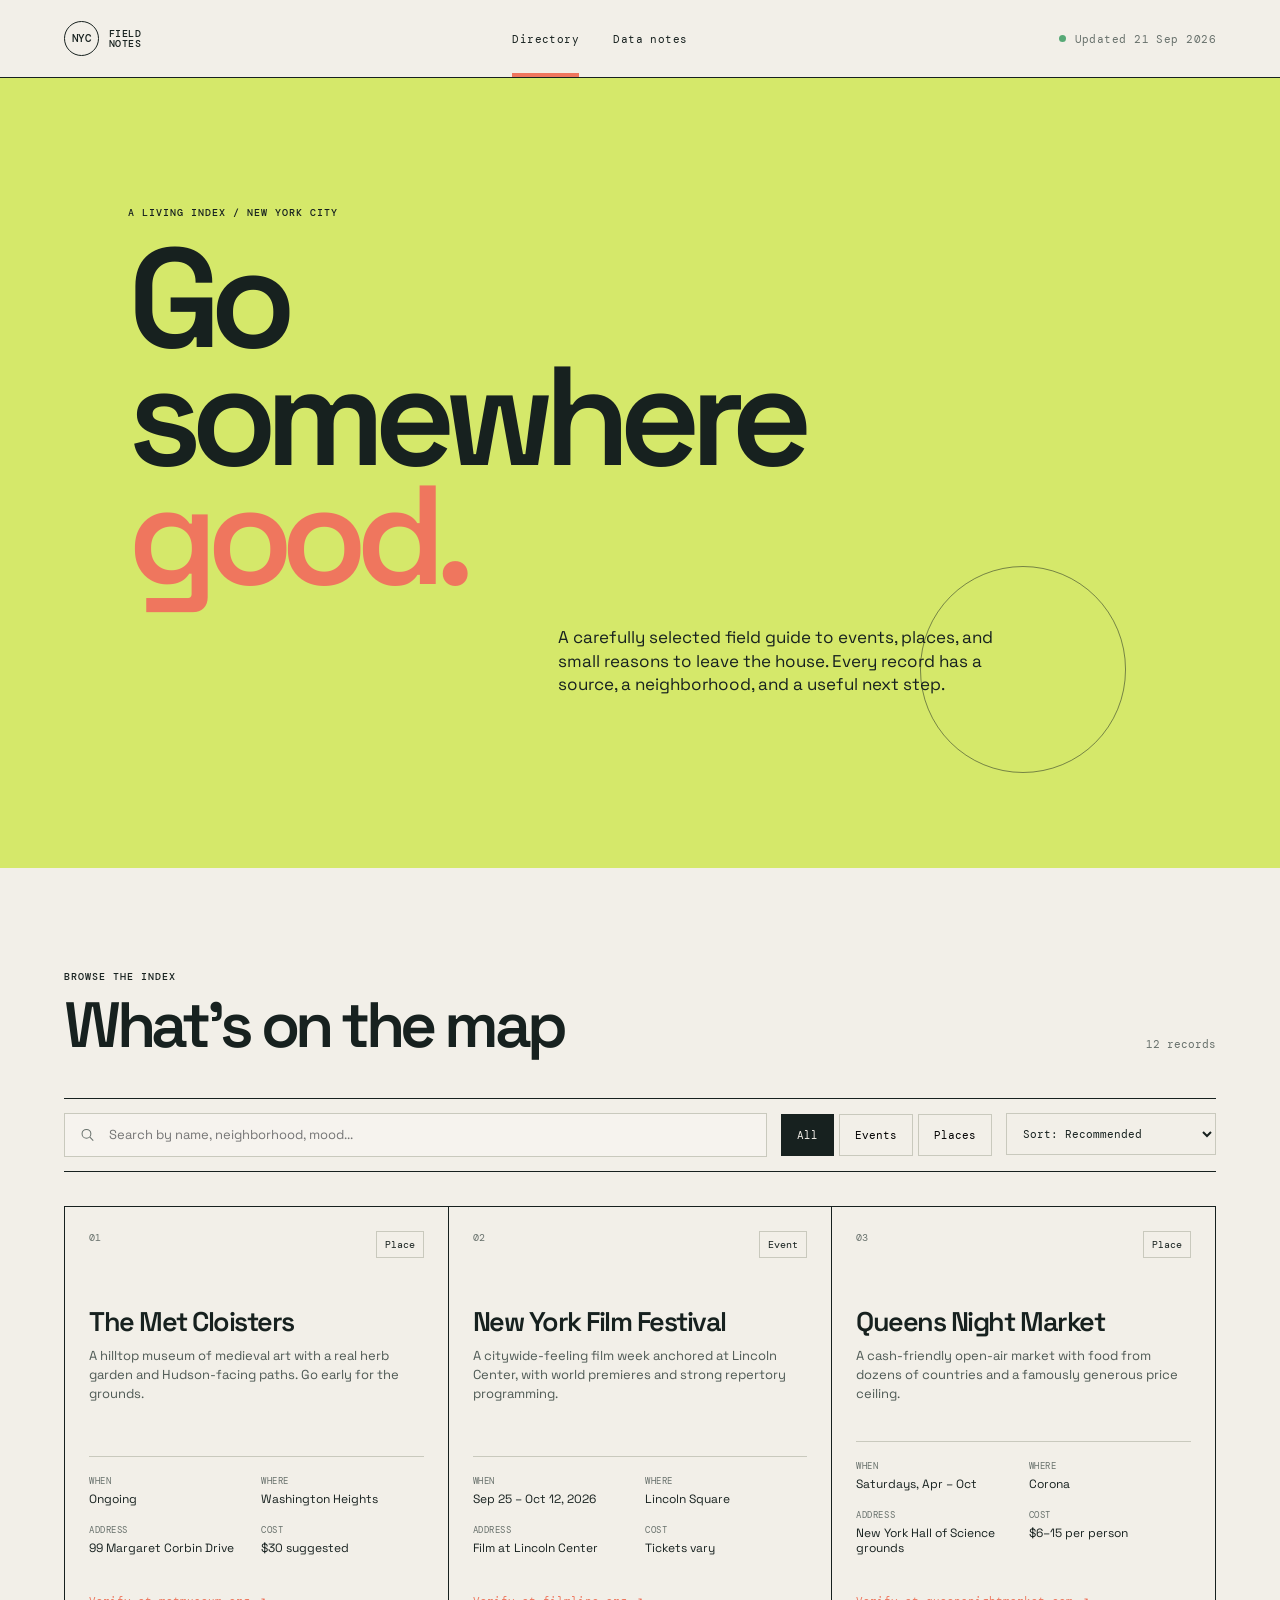
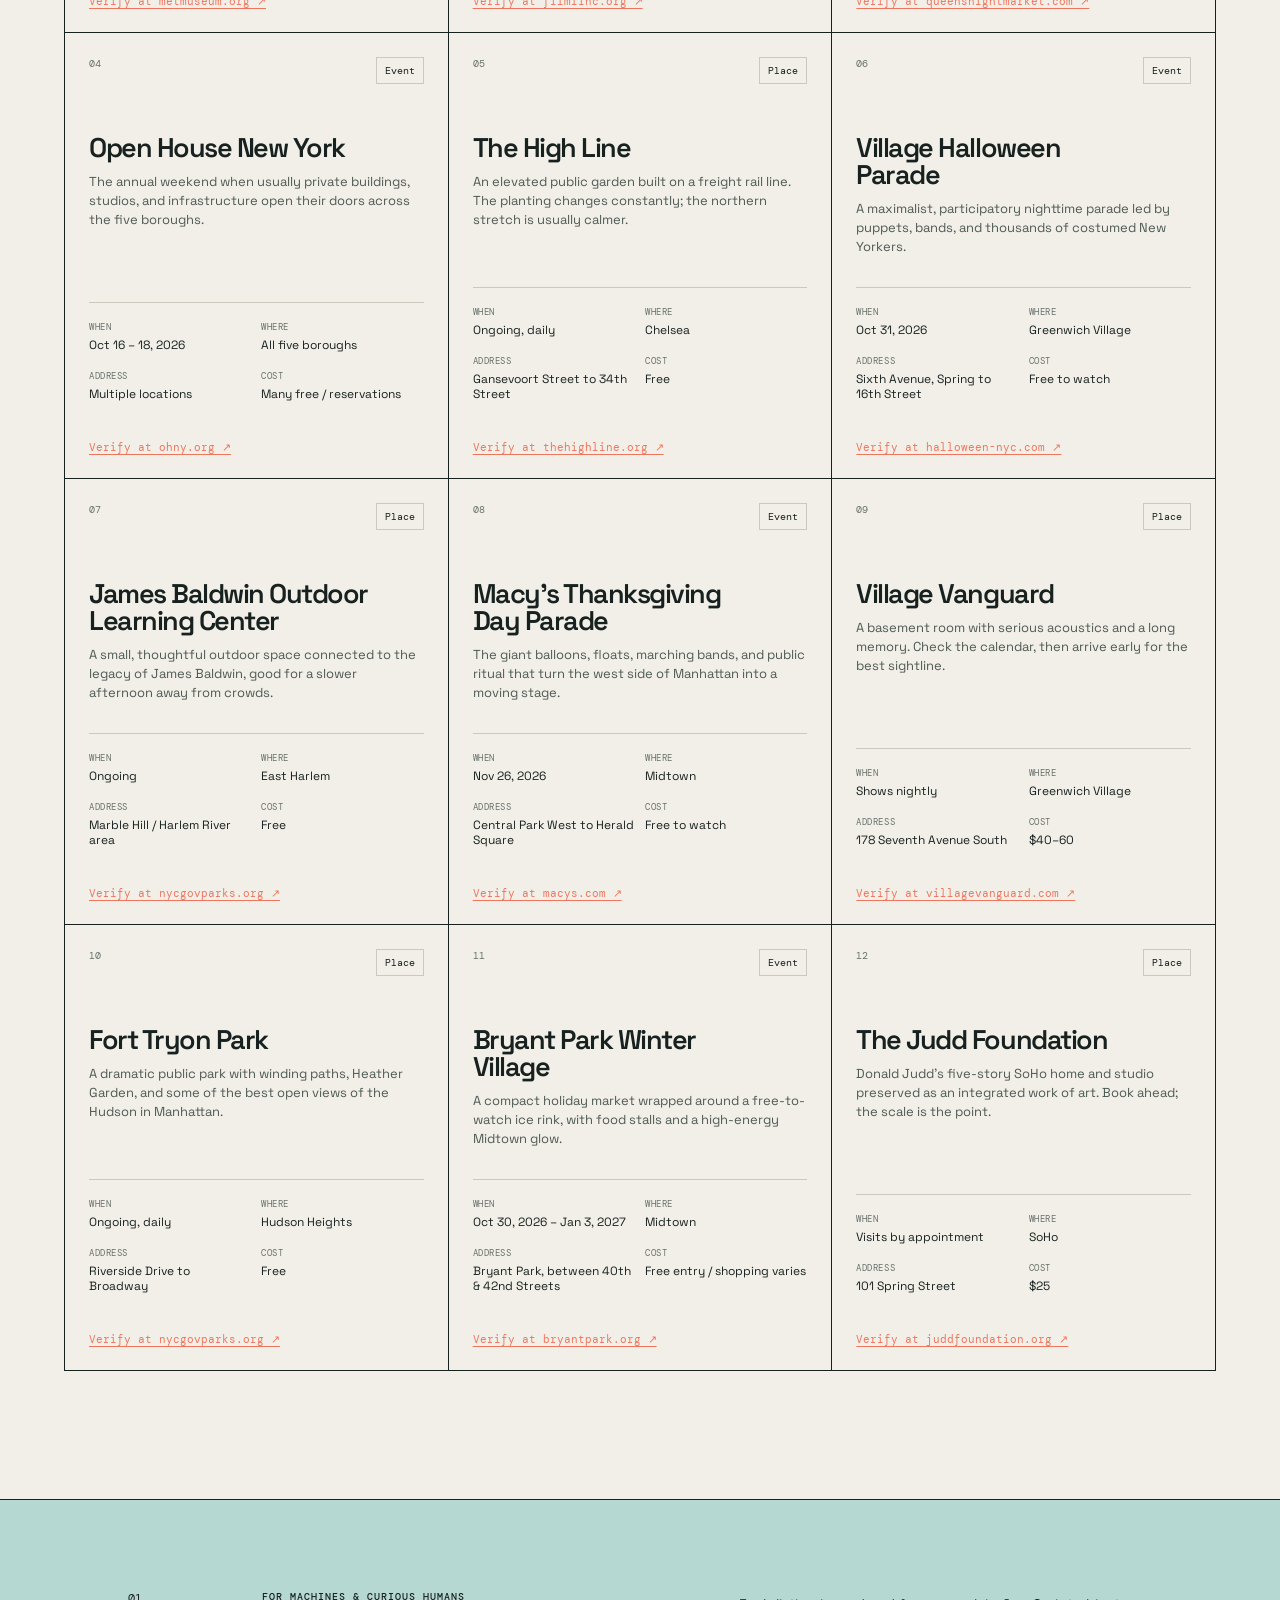
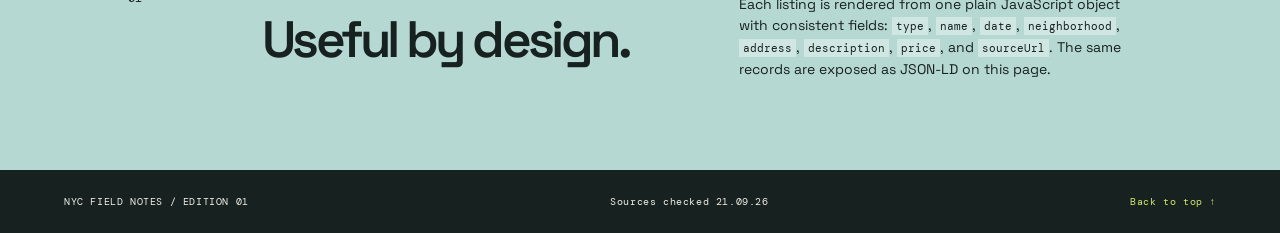
<file: index.html>
<!doctype html>
<html lang="en">
  <head>
    <meta charset="UTF-8" />
    <meta name="viewport" content="width=device-width, initial-scale=1.0" />
    <meta name="description" content="A structured directory of NYC events and places worth checking out." />
    <title>NYC Field Notes | Events & Places</title>
    <link rel="preconnect" href="https://fonts.googleapis.com" />
    <link rel="preconnect" href="https://fonts.gstatic.com" crossorigin />
    <link href="https://fonts.googleapis.com/css2?family=DM+Mono:wght@400;500&family=Space+Grotesk:wght@400;500;600;700&display=swap" rel="stylesheet" />
    <link rel="stylesheet" href="styles.css" />
    <script type="application/ld+json" id="structured-data">{}</script>
  </head>
  <body>
    <header class="site-header">
      <a class="wordmark" href="./" aria-label="NYC Field Notes home"><span class="wordmark-mark">NYC</span><span>FIELD<br />NOTES</span></a>
      <nav class="top-nav" aria-label="Primary navigation"><a class="active" href="#directory">Directory</a><a href="#about">Data notes</a></nav>
      <div class="header-status"><span class="status-dot"></span>Updated 21 Sep 2026</div>
    </header>

    <main>
      <section class="intro" id="about">
        <p class="eyebrow">A living index / New York City</p>
        <h1>Go somewhere<br /><em>good.</em></h1>
        <p class="intro-copy">A carefully selected field guide to events, places, and small reasons to leave the house. Every record has a source, a neighborhood, and a useful next step.</p>
      </section>

      <section class="directory" id="directory" aria-labelledby="directory-title">
        <div class="directory-heading"><div><p class="eyebrow">Browse the index</p><h2 id="directory-title">What's on the map</h2></div><p class="result-count" id="result-count" aria-live="polite"></p></div>
        <div class="controls" aria-label="Directory filters">
          <label class="search-box"><span class="sr-only">Search the directory</span><svg aria-hidden="true" viewBox="0 0 24 24"><circle cx="11" cy="11" r="6.5"></circle><path d="m16 16 5 5"></path></svg><input id="search-input" type="search" placeholder="Search by name, neighborhood, mood..." autocomplete="off" /></label>
          <div class="filter-group" role="group" aria-label="Type"><button class="filter-button selected" data-filter-type="all">All</button><button class="filter-button" data-filter-type="event">Events</button><button class="filter-button" data-filter-type="place">Places</button></div>
          <label class="sort-select"><span class="sr-only">Sort results</span><select id="sort-select"><option value="recommended">Sort: Recommended</option><option value="soonest">Sort: Soonest</option><option value="name">Sort: A–Z</option><option value="neighborhood">Sort: Neighborhood</option></select></label>
        </div>
        <div class="directory-grid" id="directory-grid"></div>
        <p class="empty-state" id="empty-state" hidden>No records match that search. Try another neighborhood or mood.</p>
      </section>

      <section class="data-note" aria-label="Data notes"><div class="note-number">01</div><div><p class="eyebrow">For machines & curious humans</p><h2>Useful by design.</h2></div><p>Each listing is rendered from one plain JavaScript object with consistent fields: <code>type</code>, <code>name</code>, <code>date</code>, <code>neighborhood</code>, <code>address</code>, <code>description</code>, <code>price</code>, and <code>sourceUrl</code>. The same records are exposed as JSON-LD on this page.</p></section>
    </main>

    <footer class="site-footer"><span>NYC FIELD NOTES / EDITION 01</span><span>Sources checked 21.09.26</span><a href="#directory">Back to top ↑</a></footer>
    <script src="script.js"></script>
  </body>
</html>
</file>
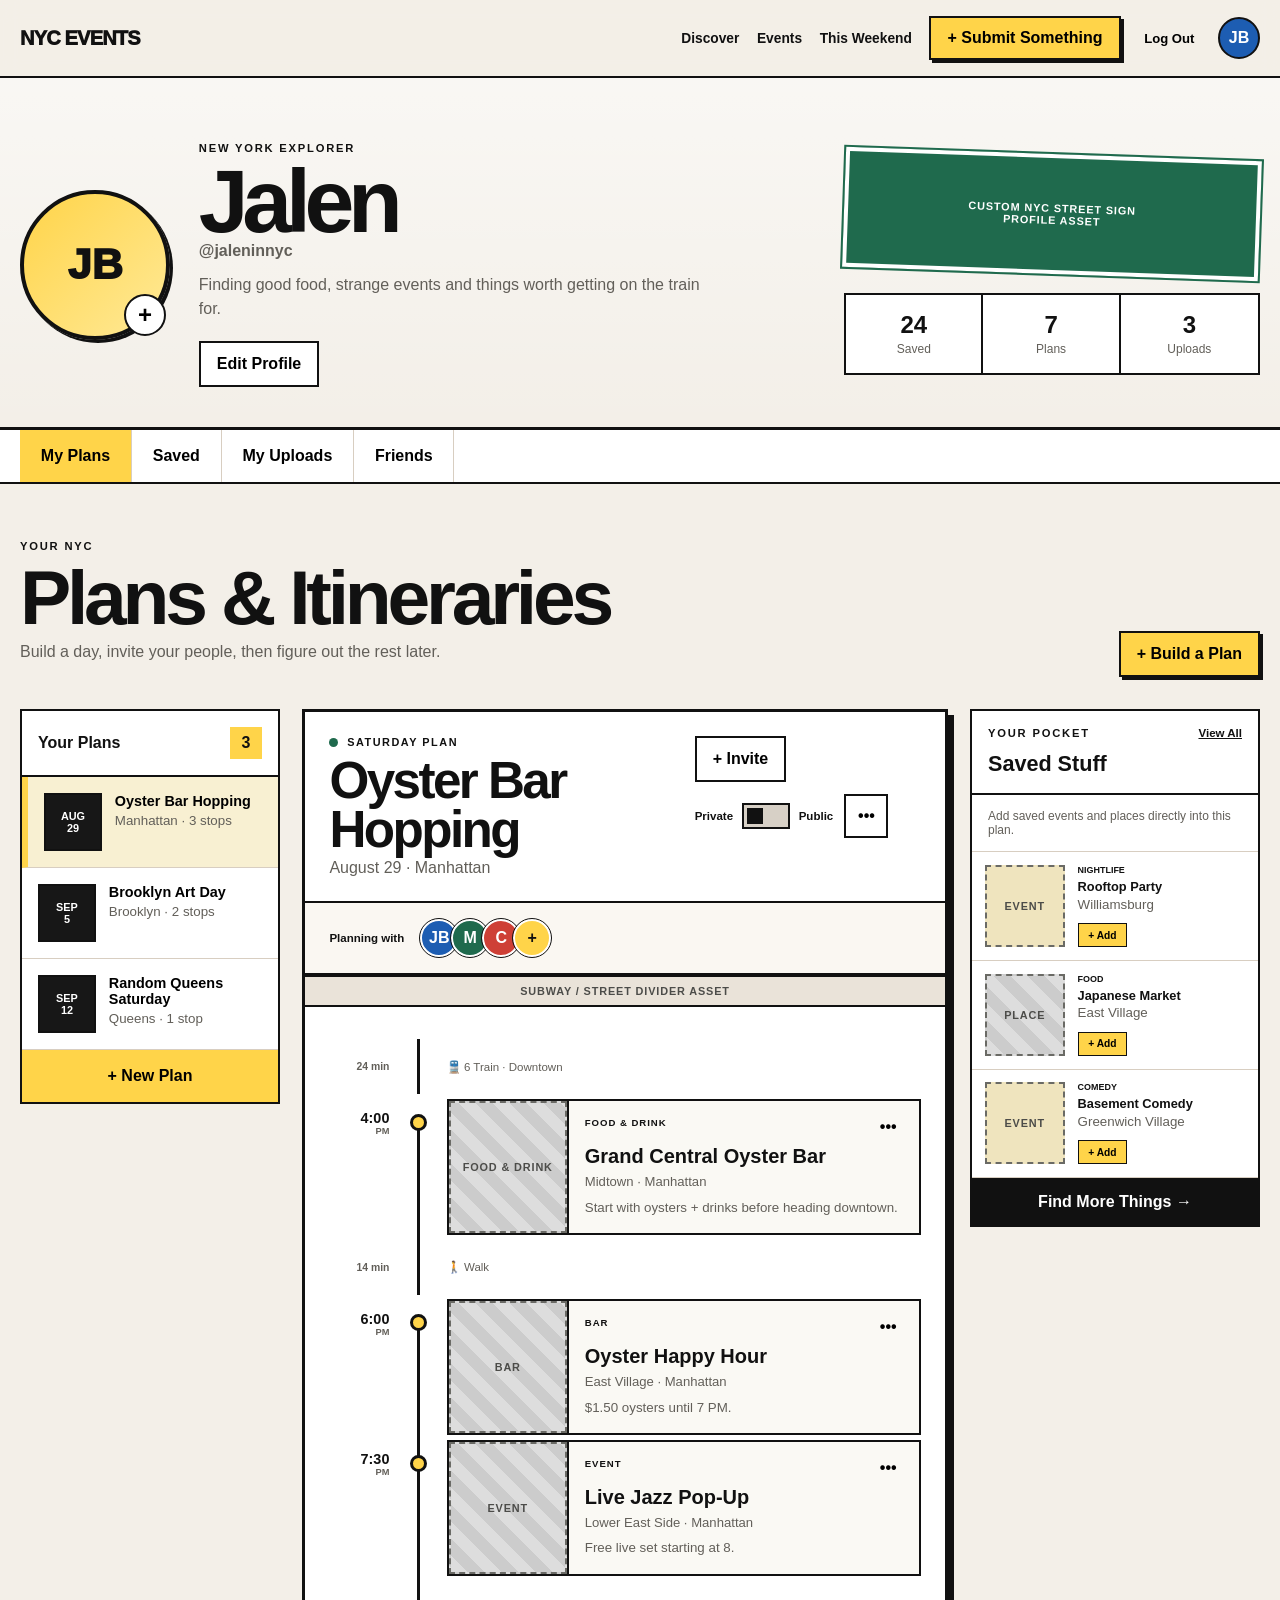
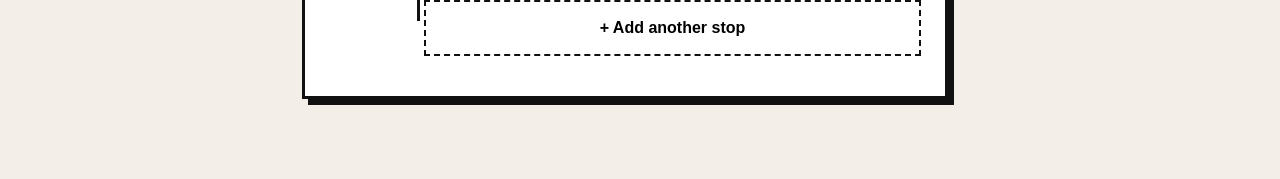
<file: profile/profile.html>
<!DOCTYPE html>
<html lang="en">
<head>
  <meta charset="UTF-8" />
  <meta name="viewport" content="width=device-width, initial-scale=1.0" />
  <title>Profile — NYC Events</title>
  <link rel="stylesheet" href="profile.css" />
</head>

<body>

  <!-- =========================================
       HEADER
  ========================================== -->

  <header class="site-header">
    <div class="container header-inner">

      <a href="index.html" class="site-name">
        NYC EVENTS
      </a>

      <nav class="desktop-nav">
        <a href="index.html">Discover</a>
        <a href="#">Events</a>
        <a href="#">This Weekend</a>

        <button class="submit-event-nav" id="openSubmitEvent">
          + Submit Something
        </button>

        <button class="logout-button" id="logoutButton">
          Log Out
        </button>

        <button class="profile-avatar-small" aria-label="Profile">
          JB
        </button>
      </nav>

      <button
        class="mobile-menu-button"
        id="mobileMenuButton"
        aria-label="Open menu"
      >
        ☰
      </button>

    </div>
  </header>


  <!-- =========================================
       PROFILE HERO
  ========================================== -->

  <main>

    <section class="profile-hero">

      <div class="container profile-hero-grid">

        <div class="profile-identity">

          <div class="profile-photo-wrapper">

            <div class="profile-photo">
              JB
            </div>

            <button
              class="change-photo-button"
              type="button"
              aria-label="Change profile picture"
            >
              +
            </button>

          </div>

          <div class="profile-name">

            <p class="eyebrow">
              NEW YORK EXPLORER
            </p>

            <h1>Jalen</h1>

            <p class="profile-handle">
              @jaleninnyc
            </p>

            <p class="profile-bio">
              Finding good food, strange events and
              things worth getting on the train for.
            </p>

            <button
              class="edit-profile-button"
              id="editProfileButton"
            >
              Edit Profile
            </button>

          </div>

        </div>


        <!-- STREET SIGN PROFILE DECORATION -->

        <div class="profile-sign-area">

          <div class="asset-placeholder asset-placeholder--street-sign">
            CUSTOM NYC STREET SIGN
            <span>PROFILE ASSET</span>
          </div>

          <div class="profile-stats">

            <div>
              <strong>24</strong>
              <span>Saved</span>
            </div>

            <div>
              <strong>7</strong>
              <span>Plans</span>
            </div>

            <div>
              <strong>3</strong>
              <span>Uploads</span>
            </div>

          </div>

        </div>

      </div>

    </section>


    <!-- =========================================
         DASHBOARD NAV
    ========================================== -->

    <section class="dashboard-nav-section">

      <div class="container">

        <nav
          class="dashboard-tabs"
          aria-label="Profile dashboard"
        >

          <button
            class="dashboard-tab active"
            data-panel="plans"
          >
            My Plans
          </button>

          <button
            class="dashboard-tab"
            data-panel="saved"
          >
            Saved
          </button>

          <button
            class="dashboard-tab"
            data-panel="uploads"
          >
            My Uploads
          </button>

          <button
            class="dashboard-tab"
            data-panel="friends"
          >
            Friends
          </button>

        </nav>

      </div>

    </section>


    <!-- =========================================
         PLANS PANEL
    ========================================== -->

    <section
      class="dashboard-panel active"
      id="plansPanel"
      data-dashboard-panel="plans"
    >

      <div class="container">

        <div class="panel-heading">

          <div>
            <p class="eyebrow">
              YOUR NYC
            </p>

            <h2>
              Plans & Itineraries
            </h2>

            <p>
              Build a day, invite your people,
              then figure out the rest later.
            </p>
          </div>

          <button
            class="primary-button"
            id="createPlanButton"
          >
            + Build a Plan
          </button>

        </div>


        <div class="dashboard-layout">

          <!-- =====================================
               ITINERARIES SIDEBAR
          ====================================== -->

          <aside class="plans-sidebar">

            <div class="sidebar-heading">
              <span>Your Plans</span>
              <strong id="planCount">3</strong>
            </div>

            <div id="planList"></div>

            <button class="new-plan-card" id="sidebarCreatePlan">
              + New Plan
            </button>

          </aside>


          <!-- =====================================
               ITINERARY BUILDER
          ====================================== -->

          <section class="itinerary-builder">

            <header class="itinerary-header">

              <div>

                <div class="itinerary-label">
                  <span class="status-dot"></span>
                  SATURDAY PLAN
                </div>

                <h2>
                  Oyster Bar Hopping
                </h2>

                <p>
                  August 29 · Manhattan
                </p>

              </div>


              <div class="itinerary-actions">

                <button
                  class="secondary-button"
                  id="inviteFriendsButton"
                >
                  + Invite
                </button>

                <label class="privacy-control">

                  <span>
                    Private
                  </span>

                  <input
                    type="checkbox"
                    id="privacyToggle"
                  />

                  <span class="toggle-track">
                    <span class="toggle-thumb"></span>
                  </span>

                  <span>
                    Public
                  </span>

                </label>

                <button
                  class="more-button"
                  aria-label="More plan options"
                >
                  •••
                </button>

              </div>

            </header>


            <!-- PEOPLE -->

            <div class="collaborators">

              <span class="collaborator-label">
                Planning with
              </span>

              <div class="avatar-stack">

                <button
                  class="friend-avatar"
                  title="Jalen"
                >
                  JB
                </button>

                <button
                  class="friend-avatar friend-avatar-alt"
                  title="Maya"
                >
                  M
                </button>

                <button
                  class="friend-avatar friend-avatar-alt-2"
                  title="Chris"
                >
                  C
                </button>

                <button
                  class="add-friend-avatar"
                  id="addFriendAvatar"
                  title="Invite friend"
                >
                  +
                </button>

              </div>

            </div>


            <!-- =================================
                 STREET / SUBWAY DIVIDER
            ================================== -->

            <div class="city-divider">

              <div class="asset-placeholder asset-placeholder--subway">
                SUBWAY / STREET DIVIDER ASSET
              </div>

            </div>


            <!-- =================================
                 ITINERARY TIMELINE
            ================================== -->

            <div
              class="itinerary-timeline"
              id="itineraryTimeline"
            >
              <div id="itineraryList"></div>

              <button
                class="add-stop-button"
                id="addStopButton"
              >
                <span>+</span>

                Add another stop
              </button>
            </div>

          </section>


          <!-- =====================================
               SAVED SIDE PANEL
          ====================================== -->

          <aside class="saved-sidebar">

            <div class="saved-sidebar-header">

              <div>
                <p class="eyebrow">
                  YOUR POCKET
                </p>

                <h3>
                  Saved Stuff
                </h3>
              </div>

              <a href="#">
                View All
              </a>

            </div>

            <p class="saved-helper">
              Add saved events and places directly
              into this plan.
            </p>


            <div
              class="saved-mini-list"
              id="savedMiniList"
            >


              <article class="saved-mini-card">

                <div class="saved-mini-image">

                  <div
                    class="asset-placeholder
                           asset-placeholder--poster"
                  >
                    EVENT
                  </div>

                </div>

                <div>

                  <span>
                    NIGHTLIFE
                  </span>

                  <strong>
                    Rooftop Party
                  </strong>

                  <small>
                    Williamsburg
                  </small>

                  <button
                    class="add-to-plan-button"
                    data-title="Rooftop Party"
                  >
                    + Add
                  </button>

                </div>

              </article>


              <article class="saved-mini-card">

                <div class="saved-mini-image">

                  <div
                    class="asset-placeholder
                           asset-placeholder--photo"
                  >
                    PLACE
                  </div>

                </div>

                <div>

                  <span>
                    FOOD
                  </span>

                  <strong>
                    Japanese Market
                  </strong>

                  <small>
                    East Village
                  </small>

                  <button
                    class="add-to-plan-button"
                    data-title="Japanese Market"
                  >
                    + Add
                  </button>

                </div>

              </article>


              <article class="saved-mini-card">

                <div class="saved-mini-image">

                  <div
                    class="asset-placeholder
                           asset-placeholder--poster"
                  >
                    EVENT
                  </div>

                </div>

                <div>

                  <span>
                    COMEDY
                  </span>

                  <strong>
                    Basement Comedy
                  </strong>

                  <small>
                    Greenwich Village
                  </small>

                  <button
                    class="add-to-plan-button"
                    data-title="Basement Comedy"
                  >
                    + Add
                  </button>

                </div>

              </article>

            </div>


            <button
              class="browse-button"
              id="browseButton"
            >
              Find More Things →
            </button>

          </aside>

        </div>

      </div>

    </section>


    <!-- =========================================
         SAVED PANEL
    ========================================== -->

    <section
      class="dashboard-panel"
      id="savedPanel"
      data-dashboard-panel="saved"
    >

      <div class="container">

        <div class="panel-heading">

          <div>
            <p class="eyebrow">
              KEEP THIS
            </p>

            <h2>
              Saved
            </h2>

            <p>
              Events, restaurants, weird little
              places and whatever else caught your eye.
            </p>
          </div>

        </div>


        <div class="saved-filter-bar">

          <button class="saved-filter active">
            Everything
          </button>

          <button class="saved-filter">
            Events
          </button>

          <button class="saved-filter">
            Food
          </button>

          <button class="saved-filter">
            Bars
          </button>

          <button class="saved-filter">
            Places
          </button>

        </div>


        <div class="saved-grid">

          <article class="saved-card">

            <div class="saved-card-image">

              <div
                class="asset-placeholder
                       asset-placeholder--poster"
              >
                EVENT POSTER
              </div>

            </div>

            <div class="saved-card-content">

              <span class="save-type">
                NIGHTLIFE
              </span>

              <h3>
                Rooftop Party
              </h3>

              <p>
                Williamsburg · Brooklyn
              </p>

              <div class="saved-card-actions">

                <button>
                  + Add to Plan
                </button>

                <button
                  aria-label="Remove saved item"
                >
                  ♥
                </button>

              </div>

            </div>

          </article>


          <article class="saved-card">

            <div class="saved-card-image">

              <div
                class="asset-placeholder
                       asset-placeholder--photo"
              >
                PLACE PHOTO
              </div>

            </div>

            <div class="saved-card-content">

              <span class="save-type">
                FOOD
              </span>

              <h3>
                Japanese Market
              </h3>

              <p>
                East Village · Manhattan
              </p>

              <div class="saved-card-actions">

                <button>
                  + Add to Plan
                </button>

                <button>
                  ♥
                </button>

              </div>

            </div>

          </article>


          <article class="saved-card">

            <div class="saved-card-image">

              <div
                class="asset-placeholder
                       asset-placeholder--poster"
              >
                EVENT FLYER
              </div>

            </div>

            <div class="saved-card-content">

              <span class="save-type">
                COMEDY
              </span>

              <h3>
                Basement Comedy
              </h3>

              <p>
                Greenwich Village · Manhattan
              </p>

              <div class="saved-card-actions">

                <button>
                  + Add to Plan
                </button>

                <button>
                  ♥
                </button>

              </div>

            </div>

          </article>

        </div>

      </div>

    </section>


    <!-- =========================================
         UPLOADS PANEL
    ========================================== -->

    <section
      class="dashboard-panel"
      id="uploadsPanel"
      data-dashboard-panel="uploads"
    >

      <div class="container">

        <div class="panel-heading">

          <div>
            <p class="eyebrow">
              CONTRIBUTIONS
            </p>

            <h2>
              Things You've Added
            </h2>

            <p>
              Events, places and things to do
              you've contributed to the site.
            </p>
          </div>

          <button
            class="primary-button open-submit-event"
          >
            + Add Something
          </button>

        </div>


        <div class="uploads-table">

          <div class="upload-table-header">

            <span>Submission</span>
            <span>Type</span>
            <span>Status</span>
            <span>Views</span>
            <span></span>

          </div>


          <article class="upload-row">

            <div class="upload-main">

              <div class="upload-thumb">
                <div class="asset-placeholder">
                  IMG
                </div>
              </div>

              <div>
                <strong>
                  Astoria Block Party
                </strong>

                <small>
                  Aug 30 · Astoria
                </small>
              </div>

            </div>

            <span>
              Event
            </span>

            <span class="status-approved">
              Live
            </span>

            <span>
              438
            </span>

            <button>
              •••
            </button>

          </article>


          <article class="upload-row">

            <div class="upload-main">

              <div class="upload-thumb">
                <div class="asset-placeholder">
                  IMG
                </div>
              </div>

              <div>
                <strong>
                  Hidden Garden Café
                </strong>

                <small>
                  Bushwick
                </small>
              </div>

            </div>

            <span>
              Place
            </span>

            <span class="status-review">
              In Review
            </span>

            <span>
              —
            </span>

            <button>
              •••
            </button>

          </article>

        </div>

      </div>

    </section>


    <!-- =========================================
         FRIENDS PANEL
    ========================================== -->

    <section
      class="dashboard-panel"
      id="friendsPanel"
      data-dashboard-panel="friends"
    >

      <div class="container">

        <div class="panel-heading">

          <div>

            <p class="eyebrow">
              YOUR CREW
            </p>

            <h2>
              Friends
            </h2>

            <p>
              Make plans together without sending
              47 screenshots into the group chat.
            </p>

          </div>

          <button class="primary-button">
            + Find Friends
          </button>

        </div>


        <div class="friends-grid">

          <article class="friend-card">

            <div class="friend-large-avatar">
              M
            </div>

            <div>
              <strong>Maya</strong>
              <span>@maya</span>
            </div>

            <button>
              Make a Plan
            </button>

          </article>


          <article class="friend-card">

            <div class="friend-large-avatar">
              C
            </div>

            <div>
              <strong>Chris</strong>
              <span>@chrisnyc</span>
            </div>

            <button>
              Make a Plan
            </button>

          </article>


          <article class="friend-card">

            <div class="friend-large-avatar">
              A
            </div>

            <div>
              <strong>Alex</strong>
              <span>@alexoutside</span>
            </div>

            <button>
              Make a Plan
            </button>

          </article>

        </div>

      </div>

    </section>

  </main>


  <!-- =========================================
       SUBMIT EVENT / PLACE MODAL
  ========================================== -->

  <div
    class="modal-backdrop hidden"
    id="submitModal"
    role="dialog"
    aria-modal="true"
    aria-labelledby="submitModalTitle"
  >

    <div class="modal">

      <button
        class="modal-close"
        id="closeSubmitModal"
        aria-label="Close"
      >
        ×
      </button>


      <div class="modal-heading">

        <p class="eyebrow">
          ADD TO THE CITY
        </p>

        <h2 id="submitModalTitle">
          Submit Something
        </h2>

        <p>
          Found something worth knowing about?
          Put it on the board.
        </p>

      </div>


      <form id="submissionForm">


        <fieldset class="submission-type">

          <legend>
            What are you adding?
          </legend>

          <label>

            <input
              type="radio"
              name="submissionType"
              value="event"
              checked
            />

            <span>
              <strong>Event</strong>
              <small>
                Something happening at a specific time.
              </small>
            </span>

          </label>


          <label>

            <input
              type="radio"
              name="submissionType"
              value="place"
            />

            <span>
              <strong>Place</strong>
              <small>
                Somewhere worth visiting.
              </small>
            </span>

          </label>


          <label>

            <input
              type="radio"
              name="submissionType"
              value="activity"
            />

            <span>
              <strong>Thing to Do</strong>
              <small>
                An activity or experience.
              </small>
            </span>

          </label>

        </fieldset>


        <div class="form-grid">

          <label class="full-width">
            Name

            <input
              type="text"
              id="submissionName"
              placeholder="What's happening?"
              required
            />
          </label>


          <label>
            Borough

            <select required>
              <option value="">
                Choose borough
              </option>

              <option>Manhattan</option>
              <option>Brooklyn</option>
              <option>Queens</option>
              <option>The Bronx</option>
              <option>Staten Island</option>
            </select>
          </label>


          <label>
            Neighborhood

            <input
              type="text"
              placeholder="Astoria"
            />
          </label>


          <label class="event-only-field">
            Date

            <input
              type="date"
            />
          </label>


          <label class="event-only-field">
            Start Time

            <input
              type="time"
            />
          </label>


          <label>
            Price

            <input
              type="text"
              placeholder="$0 / Free"
            />
          </label>


          <label>
            Category

            <select>
              <option>Nightlife</option>
              <option>Music</option>
              <option>Food</option>
              <option>Art</option>
              <option>Comedy</option>
              <option>Outdoors</option>
              <option>Community</option>
              <option>Other</option>
            </select>
          </label>


          <label class="full-width">
            Address

            <input
              type="text"
              placeholder="123 Somewhere St"
            />
          </label>


          <label class="full-width">
            Description

            <textarea
              rows="5"
              placeholder="Tell people why they should care..."
            ></textarea>
          </label>


          <label class="full-width">
            Event / Place URL

            <input
              type="url"
              placeholder="https://"
            />
          </label>


          <div class="full-width upload-image-field">

            <span>
              Cover Image
            </span>

            <button type="button">
              + Upload Image
            </button>

            <small>
              FUTURE: Connect to Supabase Storage.
            </small>

          </div>

        </div>


        <div class="submission-footer">

          <p>
            Submissions may be reviewed before going live.
          </p>

          <button
            type="submit"
            class="primary-button"
          >
            Submit →
          </button>

        </div>

      </form>

    </div>

  </div>


  <!-- =========================================
       ADD STOP MODAL
  ========================================== -->

  <div
    class="modal-backdrop hidden"
    id="stopModal"
  >

    <div class="modal modal-small">

      <button
        class="modal-close"
        id="closeStopModal"
      >
        ×
      </button>

      <p class="eyebrow">
        KEEP THE DAY GOING
      </p>

      <h2>
        Add a Stop
      </h2>

      <form id="addStopForm">

        <label>
          Name

          <input
            type="text"
            id="newStopName"
            placeholder="Restaurant, event, bar..."
            required
          />
        </label>

        <label>
          Time

          <input
            type="time"
            id="newStopTime"
            required
          />
        </label>

        <label>
          Neighborhood

          <input
            type="text"
            id="newStopNeighborhood"
            placeholder="Lower East Side"
          />
        </label>

        <button
          class="primary-button"
          type="submit"
        >
          Add to Plan →
        </button>

      </form>

    </div>

  </div>


  <script src="profile.js"></script>

</body>
</html>
</file>
<file: styles.css>
:root {
  --ink: #17211f;
  --paper: #f2efe8;
  --lime: #d5e86a;
  --coral: #ef765e;
  --blue: #b6d8d3;
  --muted: #68716c;
  --line: #c9c9bd;
  --mono: "DM Mono", monospace;
  --sans: "Space Grotesk", sans-serif;
}
* { box-sizing: border-box; }
html { scroll-behavior: smooth; }
body { margin: 0; color: var(--ink); background: var(--paper); font-family: var(--sans); }
a { color: inherit; text-decoration: none; }
button, input, select { font: inherit; }
.sr-only { position: absolute; width: 1px; height: 1px; padding: 0; margin: -1px; overflow: hidden; clip: rect(0, 0, 0, 0); white-space: nowrap; border: 0; }
.site-header { display: flex; align-items: center; justify-content: space-between; min-height: 78px; padding: 0 5vw; border-bottom: 1px solid var(--ink); font: 11px var(--mono); letter-spacing: .04em; }
.wordmark { display: flex; align-items: center; gap: 10px; font-size: 10px; line-height: .93; font-weight: 500; }
.wordmark-mark { display: grid; place-items: center; width: 35px; height: 35px; border: 1px solid var(--ink); border-radius: 50%; font-size: 11px; letter-spacing: -.08em; }
.top-nav { display: flex; gap: 34px; align-self: stretch; align-items: center; }
.top-nav a { height: 100%; display: grid; place-items: center; position: relative; }
.top-nav a.active::after { content: ""; position: absolute; bottom: 0; left: 0; right: 0; height: 4px; background: var(--coral); }
.header-status { display: flex; align-items: center; gap: 9px; color: var(--muted); }
.status-dot { display: block; width: 7px; height: 7px; background: #57a976; border-radius: 50%; }
.intro { padding: 10vw 10vw 12vw; position: relative; background: var(--lime); }
.intro::after { content: ""; position: absolute; right: 12vw; bottom: 12%; width: 16vw; height: 16vw; max-width: 220px; max-height: 220px; border: 1px solid var(--ink); border-radius: 50%; opacity: .5; }
.eyebrow { margin: 0 0 20px; font: 500 10px var(--mono); letter-spacing: .1em; text-transform: uppercase; }
h1, h2, p { margin-top: 0; }
h1 { max-width: 800px; margin-bottom: 32px; font-size: clamp(64px, 11vw, 160px); line-height: .84; letter-spacing: -.08em; font-weight: 600; }
h1 em { color: var(--coral); font-style: normal; }
.intro-copy { max-width: 460px; margin-left: 42%; font-size: 17px; line-height: 1.4; }
.directory { padding: 8vw 5vw 10vw; }
.directory-heading { display: flex; align-items: end; justify-content: space-between; gap: 20px; margin-bottom: 42px; }
.directory-heading .eyebrow { margin-bottom: 12px; }
h2 { margin-bottom: 0; font-size: clamp(32px, 5vw, 70px); line-height: .95; letter-spacing: -.07em; font-weight: 600; }
.result-count { margin: 0 0 5px; font: 11px var(--mono); color: var(--muted); }
.controls { display: grid; grid-template-columns: minmax(230px, 1fr) auto 210px; gap: 14px; padding: 14px 0; border-top: 1px solid var(--ink); border-bottom: 1px solid var(--ink); margin-bottom: 34px; }
.search-box { display: flex; align-items: center; gap: 12px; border: 1px solid var(--line); padding: 0 14px; background: rgba(255,255,255,.25); }
.search-box svg { width: 17px; height: 17px; fill: none; stroke: var(--muted); stroke-width: 1.5; }
.search-box input { width: 100%; height: 42px; border: 0; outline: 0; background: transparent; color: var(--ink); font-size: 13px; }
.filter-group { display: flex; gap: 5px; align-items: center; }
.filter-button { border: 1px solid var(--line); background: transparent; padding: 0 15px; min-height: 42px; cursor: pointer; font: 11px var(--mono); }
.filter-button:hover, .filter-button.selected { border-color: var(--ink); background: var(--ink); color: var(--paper); }
.sort-select select { width: 100%; height: 42px; padding: 0 12px; border: 1px solid var(--line); background: transparent; color: var(--ink); font: 11px var(--mono); cursor: pointer; }
.directory-grid { display: grid; grid-template-columns: repeat(3, 1fr); gap: 1px; background: var(--ink); border: 1px solid var(--ink); }
.record { display: flex; min-height: 425px; flex-direction: column; padding: 24px; background: var(--paper); transition: transform .2s ease, background .2s ease; }
.record:hover { background: #e9e5dc; transform: translateY(-4px); }
.record-top { display: flex; justify-content: space-between; align-items: start; margin-bottom: 50px; }
.record-index, .record-type { font: 10px var(--mono); color: var(--muted); }
.record-type { padding: 6px 8px; border: 1px solid var(--line); color: var(--ink); }
.record h3 { max-width: 280px; margin: 0 0 12px; font-size: 27px; line-height: 1; letter-spacing: -.055em; font-weight: 600; }
.record-description { min-height: 65px; margin-bottom: 22px; color: #4e5954; font-size: 13px; line-height: 1.45; }
.record-meta { display: grid; grid-template-columns: 1fr 1fr; gap: 17px 10px; padding-top: 18px; border-top: 1px solid var(--line); margin-top: auto; }
.record-meta div { min-width: 0; }
.record-meta dd { margin-left: 0; }
.meta-label { display: block; margin-bottom: 5px; color: var(--muted); font: 9px var(--mono); text-transform: uppercase; letter-spacing: .06em; }
.meta-value { display: block; font-size: 12px; line-height: 1.25; }
.record-source { display: inline-block; margin-top: 22px; color: var(--coral); font: 11px var(--mono); text-decoration: underline; text-underline-offset: 3px; }
.empty-state { padding: 80px 0; text-align: center; font: 13px var(--mono); color: var(--muted); }
.data-note { display: grid; grid-template-columns: 70px 1fr 1fr; gap: 5vw; padding: 7vw 10vw; background: var(--blue); border-top: 1px solid var(--ink); }
.note-number { font: 12px var(--mono); }
.data-note .eyebrow { margin-bottom: 13px; }
.data-note h2 { font-size: clamp(32px, 4vw, 55px); }
.data-note > p { max-width: 440px; margin: 4px 0 0; font-size: 14px; line-height: 1.55; }
code { padding: 2px 4px; background: rgba(255,255,255,.35); font: 11px var(--mono); }
.site-footer { display: flex; justify-content: space-between; padding: 25px 5vw; background: var(--ink); color: var(--paper); font: 10px var(--mono); letter-spacing: .06em; }
.site-footer a { color: var(--lime); }
@media (max-width: 850px) {
  .intro-copy { margin-left: 0; }
  .intro::after { right: 5vw; bottom: 9%; width: 22vw; height: 22vw; }
  .controls { grid-template-columns: 1fr; }
  .filter-group { justify-content: stretch; }
  .filter-button { flex: 1; }
  .directory-grid { grid-template-columns: repeat(2, 1fr); }
  .data-note { grid-template-columns: 40px 1fr; }
  .data-note > p { grid-column: 2; }
}
@media (max-width: 560px) {
  .site-header { min-height: 65px; padding: 0 20px; }
  .top-nav { gap: 15px; }
  .header-status { display: none; }
  .intro { padding: 80px 25px 120px; }
  h1 { font-size: 74px; }
  .intro-copy { max-width: 290px; font-size: 15px; }
  .directory { padding: 70px 20px 80px; }
  .directory-heading { display: block; margin-bottom: 30px; }
  .result-count { margin-top: 20px; }
  .directory-grid { grid-template-columns: 1fr; }
  .record { min-height: 390px; }
  .data-note { grid-template-columns: 1fr; padding: 65px 25px; gap: 20px; }
  .data-note > p { grid-column: 1; }
  .site-footer { flex-wrap: wrap; gap: 15px; padding: 22px 20px; }
}
</file>
<file: profile/profile.css>
/* ========================================
   PROFILE - UX REWORK
======================================== */

*, *::before, *::after {
  box-sizing: border-box;
}

:root {
  --background: #f3efe8;
  --surface: #ffffff;
  --surface-alt: #f8f4ee;
  --text: #111111;
  --muted: #625f59;
  --yellow: #ffd449;
  --green: #1f6a4d;
  --blue: #1d5db2;
  --red: #ce4036;
  --border: #111111;
  --border-light: #d8cec1;
  --shadow: 6px 6px 0 #111111;
  --shadow-small: 3px 3px 0 #111111;
  --container: 1240px;
}

html {
  scroll-behavior: smooth;
}

body {
  margin: 0;
  background: var(--background);
  color: var(--text);
  font-family: Arial, Helvetica, sans-serif;
}

img {
  max-width: 100%;
  display: block;
}

button, input, select, textarea {
  font: inherit;
}

button, a {
  -webkit-tap-highlight-color: transparent;
}

button {
  cursor: pointer;
}

a {
  color: inherit;
  text-decoration: none;
}

h1, h2, h3, p {
  margin-top: 0;
}

.container {
  width: min(calc(100% - 2rem), var(--container));
  margin-inline: auto;
}

.hidden {
  display: none !important;
}

.eyebrow {
  margin-bottom: 0.7rem;
  font-size: 0.7rem;
  font-weight: 900;
  letter-spacing: 0.16em;
}

button:focus-visible,
a:focus-visible,
input:focus-visible,
select:focus-visible,
textarea:focus-visible {
  outline: 4px solid var(--yellow);
  outline-offset: 3px;
}

.asset-placeholder {
  display: flex;
  align-items: center;
  justify-content: center;
  flex-direction: column;
  width: 100%;
  height: 100%;
  min-height: 60px;
  border: 2px dashed #6a6a65;
  background: repeating-linear-gradient(
    -45deg,
    #ece4d8,
    #ece4d8 10px,
    #d9d1c5 10px,
    #d9d1c5 20px
  );
  color: #4c4c49;
  text-align: center;
  font-size: 0.68rem;
  font-weight: 900;
  letter-spacing: 0.08em;
}

.asset-placeholder--street-sign {
  background: var(--green);
  color: white;
  border: 4px solid white;
  outline: 2px solid var(--green);
}

.asset-placeholder--subway {
  background: #eae3d9;
}

.asset-placeholder--poster {
  background: #efe4be;
}

.asset-placeholder--photo {
  background: repeating-linear-gradient(
    45deg,
    #ddd,
    #ddd 12px,
    #ccc 12px,
    #ccc 24px
  );
}

.asset-placeholder.is-image {
  background-position: center;
  background-repeat: no-repeat;
  background-size: cover;
  border: 0;
  color: transparent;
  font-size: 0;
}

.site-header {
  position: sticky;
  top: 0;
  z-index: 50;
  background: rgba(243, 239, 232, 0.96);
  backdrop-filter: blur(10px);
  border-bottom: 2px solid var(--border);
}

.header-inner {
  min-height: 76px;
  display: flex;
  align-items: center;
  justify-content: space-between;
}

.site-name {
  font-size: 1.25rem;
  font-weight: 1000;
  letter-spacing: -0.04em;
}

.desktop-nav {
  display: flex;
  align-items: center;
  gap: 1.1rem;
}

.desktop-nav a {
  font-size: 0.86rem;
  font-weight: 800;
}

.submit-event-nav {
  padding: 0.7rem 1rem;
  border: 2px solid var(--border);
  background: var(--yellow);
  font-weight: 900;
  box-shadow: var(--shadow-small);
}

.logout-button {
  border: 0;
  background: transparent;
  font-size: 0.82rem;
  font-weight: 800;
}

.profile-avatar-small {
  width: 42px;
  height: 42px;
  border: 2px solid var(--border);
  border-radius: 50%;
  background: var(--blue);
  color: white;
  font-weight: 900;
}

.mobile-menu-button {
  display: none;
}

.profile-hero {
  padding: 4rem 0 2.5rem;
  border-bottom: 3px solid var(--border);
  background: linear-gradient(180deg, rgba(255,255,255,0.52), rgba(255,255,255,0));
}

.profile-hero-grid {
  display: grid;
  grid-template-columns: minmax(0, 1.4fr) minmax(260px, 0.75fr);
  gap: 3rem;
  align-items: center;
}

.profile-identity {
  display: flex;
  align-items: center;
  gap: 1.8rem;
}

.profile-photo-wrapper {
  position: relative;
}

.profile-photo {
  width: 150px;
  height: 150px;
  display: flex;
  align-items: center;
  justify-content: center;
  border-radius: 50%;
  border: 4px solid var(--border);
  background: linear-gradient(135deg, var(--yellow), #ffe996);
  font-size: 2.7rem;
  font-weight: 1000;
  box-shadow: var(--shadow-small);
}

.change-photo-button {
  position: absolute;
  right: 4px;
  bottom: 4px;
  width: 42px;
  height: 42px;
  border-radius: 50%;
  border: 2px solid var(--border);
  background: white;
  font-size: 1.5rem;
  font-weight: 900;
}

.profile-name h1 {
  margin-bottom: 0.2rem;
  font-size: clamp(3.2rem, 7vw, 6.2rem);
  line-height: 0.82;
  letter-spacing: -0.07em;
}

.profile-handle {
  margin-bottom: 0.8rem;
  color: var(--muted);
  font-weight: 700;
}

.profile-bio {
  max-width: 520px;
  margin-bottom: 1.2rem;
  line-height: 1.55;
  color: var(--muted);
}

.edit-profile-button,
.primary-button,
.secondary-button {
  min-height: 46px;
  padding: 0.7rem 1rem;
  border: 2px solid var(--border);
  background: white;
  font-weight: 900;
}

.primary-button {
  background: var(--yellow);
  box-shadow: var(--shadow-small);
}

.profile-sign-area {
  position: relative;
}

.profile-sign-area .asset-placeholder {
  min-height: 120px;
  transform: rotate(2deg);
}

.profile-stats {
  display: grid;
  grid-template-columns: repeat(3, minmax(0, 1fr));
  margin-top: 1.2rem;
  border: 2px solid var(--border);
  background: white;
}

.profile-stats div {
  padding: 1rem 0.75rem;
  text-align: center;
}

.profile-stats div:not(:last-child) {
  border-right: 2px solid var(--border);
}

.profile-stats strong {
  display: block;
  font-size: 1.5rem;
}

.profile-stats span {
  color: var(--muted);
  font-size: 0.75rem;
}

.dashboard-nav-section {
  border-bottom: 2px solid var(--border);
  background: white;
}

.dashboard-tabs {
  display: flex;
  gap: 0;
  overflow-x: auto;
}

.dashboard-tab {
  flex: 0 0 auto;
  padding: 1.05rem 1.3rem;
  border: 0;
  border-right: 1px solid var(--border-light);
  background: transparent;
  font-weight: 900;
}

.dashboard-tab.active {
  background: var(--yellow);
}

.dashboard-panel {
  display: none;
  padding: 3.5rem 0 5rem;
}

.dashboard-panel.active {
  display: block;
}

.panel-heading {
  display: flex;
  justify-content: space-between;
  align-items: flex-end;
  gap: 2rem;
  margin-bottom: 2rem;
}

.panel-heading h2 {
  margin-bottom: 0.7rem;
  font-size: clamp(2.7rem, 6vw, 5rem);
  line-height: 0.9;
  letter-spacing: -0.055em;
}

.panel-heading p:not(.eyebrow) {
  max-width: 620px;
  color: var(--muted);
}

.dashboard-layout {
  display: grid;
  grid-template-columns: 260px minmax(0, 1fr) 290px;
  gap: 1.4rem;
  align-items: start;
}

.plans-sidebar,
.saved-sidebar {
  border: 2px solid var(--border);
  background: var(--surface);
}

.sidebar-heading {
  display: flex;
  align-items: center;
  justify-content: space-between;
  padding: 1rem;
  border-bottom: 2px solid var(--border);
  font-weight: 900;
}

.sidebar-heading strong {
  display: inline-flex;
  align-items: center;
  justify-content: center;
  min-width: 32px;
  height: 32px;
  padding: 0.2rem 0.45rem;
  background: var(--yellow);
}

#planList {
  display: flex;
  flex-direction: column;
}

.plan-card {
  width: 100%;
  display: grid;
  grid-template-columns: 58px 1fr;
  gap: 0.8rem;
  padding: 1rem;
  border: 0;
  border-bottom: 1px solid var(--border-light);
  background: white;
  text-align: left;
}

.plan-card:hover,
.plan-card.active {
  background: #f8f0d2;
}

.plan-card.active {
  border-left: 6px solid var(--yellow);
}

.plan-card-date {
  display: flex;
  flex-direction: column;
  align-items: center;
  justify-content: center;
  min-height: 58px;
  border: 2px solid var(--border);
  background: #171717;
  color: white;
  text-align: center;
  font-size: 0.68rem;
  font-weight: 900;
}

.plan-card-info {
  display: flex;
  flex-direction: column;
  justify-content: center;
  gap: 0.25rem;
}

.plan-card-info strong {
  font-size: 0.9rem;
}

.plan-card-info small {
  color: var(--muted);
}

.new-plan-card {
  width: 100%;
  min-height: 52px;
  border: 0;
  background: var(--yellow);
  font-weight: 900;
}

.itinerary-builder {
  min-width: 0;
  border: 3px solid var(--border);
  background: white;
  box-shadow: var(--shadow);
}

.itinerary-header {
  display: flex;
  justify-content: space-between;
  align-items: flex-start;
  gap: 2rem;
  padding: 1.5rem;
  border-bottom: 2px solid var(--border);
}

.itinerary-label {
  display: flex;
  align-items: center;
  gap: 0.55rem;
  margin-bottom: 0.55rem;
  font-size: 0.68rem;
  font-weight: 900;
  letter-spacing: 0.14em;
}

.status-dot {
  display: inline-block;
  width: 9px;
  height: 9px;
  border-radius: 50%;
  background: var(--green);
}

.itinerary-header h2 {
  margin-bottom: 0.3rem;
  font-size: clamp(2rem, 4vw, 3.4rem);
  line-height: 0.95;
  letter-spacing: -0.05em;
}

.itinerary-header p {
  margin: 0;
  color: var(--muted);
}

.itinerary-actions {
  display: flex;
  align-items: center;
  flex-wrap: wrap;
  gap: 0.7rem;
}

.more-button {
  width: 44px;
  height: 44px;
  border: 2px solid var(--border);
  background: white;
  font-weight: 900;
}

.privacy-control {
  display: flex;
  align-items: center;
  gap: 0.55rem;
  font-size: 0.72rem;
  font-weight: 800;
}

.privacy-control input {
  position: absolute;
  opacity: 0;
}

.toggle-track {
  position: relative;
  display: block;
  width: 48px;
  height: 26px;
  border: 2px solid var(--border);
  background: #d7d0c6;
}

.toggle-thumb {
  position: absolute;
  top: 3px;
  left: 3px;
  width: 16px;
  height: 16px;
  background: #111111;
  transition: transform 0.15s ease;
}

.privacy-control input:checked + .toggle-track {
  background: var(--yellow);
}

.privacy-control input:checked + .toggle-track .toggle-thumb {
  transform: translateX(21px);
}

.collaborators {
  display: flex;
  align-items: center;
  gap: 1rem;
  padding: 1rem 1.5rem;
  border-bottom: 2px solid var(--border);
  background: #faf7f2;
}

.collaborator-label {
  font-size: 0.72rem;
  font-weight: 900;
}

.avatar-stack {
  display: flex;
}

.friend-avatar,
.add-friend-avatar {
  width: 38px;
  height: 38px;
  margin-left: -7px;
  border: 2px solid white;
  outline: 1px solid var(--border);
  border-radius: 50%;
  background: var(--blue);
  color: white;
  font-weight: 900;
}

.friend-avatar:first-child {
  margin-left: 0;
}

.friend-avatar-alt { background: var(--green); }
.friend-avatar-alt-2 { background: var(--red); }
.add-friend-avatar { background: var(--yellow); color: var(--text); }

.city-divider {
  height: 32px;
  border-top: 2px solid var(--border);
  border-bottom: 2px solid var(--border);
  background: #f2efe7;
}

.city-divider .asset-placeholder {
  min-height: 100%;
  height: 100%;
  border: 0;
}

.itinerary-timeline {
  padding: 2rem 1.5rem 2.5rem;
}

#itineraryList {
  display: flex;
  flex-direction: column;
  gap: 0.3rem;
}

.itinerary-stop {
  display: grid;
  grid-template-columns: 60px 35px minmax(0, 1fr);
  gap: 0.7rem;
}

.stop-time {
  padding-top: 0.7rem;
  font-size: 0.9rem;
  font-weight: 900;
  text-align: right;
}

.stop-time span {
  display: block;
  font-size: 0.58rem;
  color: var(--muted);
}

.timeline-marker {
  position: relative;
  display: flex;
  justify-content: center;
}

.timeline-marker::after {
  content: "";
  position: absolute;
  top: 21px;
  bottom: -45px;
  width: 3px;
  background: #111111;
}

.timeline-marker span {
  position: relative;
  z-index: 2;
  width: 17px;
  height: 17px;
  margin-top: 15px;
  border: 3px solid var(--border);
  border-radius: 50%;
  background: var(--yellow);
}

.stop-card {
  display: grid;
  grid-template-columns: 120px minmax(0, 1fr);
  min-height: 130px;
  border: 2px solid var(--border);
  background: #faf9f4;
}

.stop-image {
  min-width: 0;
  border-right: 2px solid var(--border);
}

.stop-content {
  min-width: 0;
  padding: 1rem;
}

.stop-top {
  display: flex;
  justify-content: space-between;
  gap: 1rem;
}

.stop-category {
  font-size: 0.6rem;
  font-weight: 900;
  letter-spacing: 0.1em;
}

.stop-menu {
  border: 0;
  background: transparent;
  font-weight: 900;
}

.stop-content h3 {
  margin: 0.5rem 0 0.35rem;
  font-size: 1.25rem;
}

.stop-content p {
  margin-bottom: 0.55rem;
  color: var(--muted);
  font-size: 0.82rem;
}

.stop-content small {
  color: var(--muted);
  line-height: 1.45;
}

.travel-row {
  display: grid;
  grid-template-columns: 60px 35px 1fr;
  gap: 0.7rem;
  min-height: 55px;
  align-items: center;
}

.travel-time {
  font-size: 0.65rem;
  font-weight: 900;
  text-align: right;
  color: var(--muted);
}

.travel-line {
  width: 3px;
  height: 100%;
  margin: auto;
  background: #111111;
}

.travel-details {
  font-size: 0.72rem;
  color: var(--muted);
}

.add-stop-button {
  width: calc(100% - 95px);
  min-height: 56px;
  margin: 1.5rem 0 0 95px;
  border: 2px dashed var(--border);
  background: transparent;
  font-weight: 900;
}

.empty-state {
  padding: 2rem 1rem;
  border: 2px dashed var(--border);
  background: var(--surface-alt);
  text-align: center;
}

.empty-state h3 {
  margin-bottom: 0.5rem;
  font-size: 1.2rem;
}

.empty-state p {
  margin: 0;
  color: var(--muted);
}

.saved-sidebar {
  background: white;
}

.saved-sidebar-header {
  display: flex;
  justify-content: space-between;
  gap: 1rem;
  padding: 1rem;
  border-bottom: 2px solid var(--border);
}

.saved-sidebar-header h3 {
  margin: 0;
  font-size: 1.35rem;
}

.saved-sidebar-header a {
  font-size: 0.72rem;
  font-weight: 900;
  text-decoration: underline;
}

.saved-helper {
  margin: 0;
  padding: 0.9rem 1rem;
  color: var(--muted);
  font-size: 0.75rem;
  border-bottom: 1px solid var(--border-light);
}

.saved-mini-card {
  display: grid;
  grid-template-columns: 80px 1fr;
  gap: 0.8rem;
  padding: 0.8rem;
  border-bottom: 1px solid var(--border-light);
}

.saved-mini-image {
  height: 82px;
}

.saved-mini-card > div:last-child {
  display: flex;
  flex-direction: column;
  align-items: flex-start;
  min-width: 0;
}

.saved-mini-card span {
  font-size: 0.56rem;
  font-weight: 900;
}

.saved-mini-card strong {
  margin-top: 0.25rem;
  font-size: 0.8rem;
}

.saved-mini-card small {
  margin-top: 0.15rem;
  color: var(--muted);
}

.add-to-plan-button {
  margin-top: auto;
  padding: 0.35rem 0.6rem;
  border: 1px solid var(--border);
  background: var(--yellow);
  font-size: 0.64rem;
  font-weight: 900;
}

.add-to-plan-button:disabled {
  opacity: 0.7;
  cursor: default;
}

.browse-button {
  width: 100%;
  padding: 0.9rem;
  border: 0;
  background: #111111;
  color: white;
  font-weight: 900;
}

.saved-filter-bar {
  display: flex;
  flex-wrap: wrap;
  gap: 0.6rem;
  margin-bottom: 1.5rem;
}

.saved-filter {
  padding: 0.65rem 1rem;
  border: 2px solid var(--border);
  background: white;
  font-weight: 900;
}

.saved-filter.active {
  background: var(--yellow);
}

.saved-grid {
  display: grid;
  grid-template-columns: repeat(3, minmax(0, 1fr));
  gap: 1.2rem;
}

.saved-card {
  border: 2px solid var(--border);
  background: white;
}

.saved-card-image {
  aspect-ratio: 4 / 3;
}

.saved-card-content {
  padding: 1rem;
}

.save-type {
  font-size: 0.6rem;
  font-weight: 900;
  letter-spacing: 0.1em;
}

.saved-card-content h3 {
  margin: 0.5rem 0 0.3rem;
}

.saved-card-content p {
  color: var(--muted);
  font-size: 0.85rem;
}

.saved-card-actions {
  display: flex;
  justify-content: space-between;
  gap: 0.5rem;
  margin-top: 1rem;
}

.saved-card-actions button {
  min-height: 42px;
  border: 2px solid var(--border);
  background: white;
  font-weight: 900;
}

.saved-card-actions button:first-child {
  flex: 1;
  background: var(--yellow);
}

.uploads-table {
  border: 2px solid var(--border);
  background: white;
}

.upload-table-header,
.upload-row {
  display: grid;
  grid-template-columns: 2fr 0.8fr 0.8fr 0.6fr 45px;
  gap: 1rem;
  align-items: center;
}

.upload-table-header {
  padding: 0.8rem 1rem;
  background: #111111;
  color: white;
  font-size: 0.68rem;
  font-weight: 900;
}

.upload-row {
  padding: 1rem;
  border-bottom: 1px solid var(--border-light);
}

.upload-main {
  display: flex;
  align-items: center;
  gap: 1rem;
}

.upload-main div:last-child {
  display: flex;
  flex-direction: column;
  gap: 0.25rem;
}

.upload-main small {
  color: var(--muted);
}

.upload-thumb {
  width: 70px;
  height: 60px;
}

.status-approved,
.status-review {
  width: fit-content;
  padding: 0.35rem 0.5rem;
  border: 1px solid var(--border);
  font-size: 0.65rem;
  font-weight: 900;
}

.status-approved {
  background: #cef0d9;
}

.status-review {
  background: var(--yellow);
}

.friends-grid {
  display: grid;
  grid-template-columns: repeat(3, minmax(0, 1fr));
  gap: 1.2rem;
}

.friend-card {
  display: grid;
  grid-template-columns: auto 1fr;
  gap: 1rem;
  padding: 1.2rem;
  border: 2px solid var(--border);
  background: white;
}

.friend-large-avatar {
  grid-row: span 2;
  width: 65px;
  height: 65px;
  display: flex;
  align-items: center;
  justify-content: center;
  border-radius: 50%;
  background: var(--blue);
  color: white;
  font-size: 1.3rem;
  font-weight: 900;
}

.friend-card > div:nth-child(2) {
  display: flex;
  flex-direction: column;
  justify-content: center;
}

.friend-card span {
  color: var(--muted);
  font-size: 0.8rem;
}

.friend-card button {
  grid-column: 2;
  padding: 0.55rem 0.7rem;
  border: 2px solid var(--border);
  background: var(--yellow);
  font-weight: 900;
}

.modal-backdrop {
  position: fixed;
  inset: 0;
  z-index: 1000;
  overflow-y: auto;
  padding: 2rem 1rem;
  background: rgba(0, 0, 0, 0.72);
}

.modal {
  position: relative;
  width: min(760px, 100%);
  margin: 2rem auto;
  padding: 2rem;
  border: 4px solid var(--border);
  background: var(--background);
  box-shadow: 9px 9px 0 var(--yellow);
}

.modal-small {
  width: min(500px, 100%);
}

.modal-close {
  position: absolute;
  top: 1rem;
  right: 1rem;
  width: 44px;
  height: 44px;
  border: 2px solid var(--border);
  background: white;
  font-size: 1.5rem;
}

.modal-heading {
  padding-right: 55px;
  margin-bottom: 2rem;
}

.modal-heading h2,
.modal > h2 {
  margin-bottom: 0.5rem;
  font-size: clamp(2.8rem, 7vw, 5rem);
  line-height: 0.85;
  letter-spacing: -0.06em;
}

.modal-heading p {
  color: var(--muted);
}

.submission-type {
  display: grid;
  grid-template-columns: repeat(3, minmax(0, 1fr));
  gap: 0.75rem;
  margin: 0 0 2rem;
  padding: 0;
  border: 0;
}

.submission-type legend {
  grid-column: 1 / -1;
  margin-bottom: 0.8rem;
  font-weight: 900;
}

.submission-type label {
  cursor: pointer;
}

.submission-type input {
  position: absolute;
  opacity: 0;
}

.submission-type label span {
  min-height: 100px;
  display: flex;
  flex-direction: column;
  gap: 0.4rem;
  padding: 1rem;
  border: 2px solid var(--border);
  background: white;
}

.submission-type input:checked + span {
  background: var(--yellow);
  box-shadow: var(--shadow-small);
}

.submission-type small {
  color: var(--muted);
  line-height: 1.35;
}

.form-grid {
  display: grid;
  grid-template-columns: repeat(2, minmax(0, 1fr));
  gap: 1rem;
}

.form-grid label,
.modal-small form label {
  display: flex;
  flex-direction: column;
  gap: 0.45rem;
  font-size: 0.76rem;
  font-weight: 900;
}

.form-grid input,
.form-grid textarea,
.form-grid select,
.modal-small input {
  width: 100%;
  padding: 0.85rem;
  border: 2px solid var(--border);
  background: white;
  font-size: 1rem;
}

.full-width {
  grid-column: 1 / -1;
}

.upload-image-field {
  display: flex;
  flex-direction: column;
  align-items: flex-start;
  gap: 0.5rem;
  padding: 1rem;
  border: 2px dashed var(--border);
}

.upload-image-field span {
  font-size: 0.75rem;
  font-weight: 900;
}

.upload-image-field button {
  padding: 0.65rem 0.9rem;
  border: 2px solid var(--border);
  background: white;
  font-weight: 900;
}

.upload-image-field small {
  color: var(--muted);
}

.submission-footer {
  display: flex;
  justify-content: space-between;
  align-items: center;
  gap: 2rem;
  margin-top: 2rem;
  padding-top: 1.5rem;
  border-top: 2px solid var(--border);
}

.submission-footer p {
  margin: 0;
  color: var(--muted);
  font-size: 0.78rem;
}

.modal-small form {
  display: flex;
  flex-direction: column;
  gap: 1rem;
}

@media (max-width: 1100px) {
  .dashboard-layout {
    grid-template-columns: 220px minmax(0, 1fr);
  }

  .saved-sidebar {
    grid-column: 2;
    display: grid;
    grid-template-columns: 1fr 1fr;
  }

  .saved-sidebar-header,
  .saved-helper,
  .browse-button {
    grid-column: 1 / -1;
  }
}

@media (max-width: 820px) {
  .desktop-nav {
    display: none;
  }

  .mobile-menu-button {
    display: block;
    min-width: 44px;
    min-height: 44px;
    border: 2px solid var(--border);
    background: white;
  }

  .profile-hero-grid {
    grid-template-columns: 1fr;
    gap: 2rem;
  }

  .profile-identity {
    align-items: flex-start;
  }

  .profile-photo {
    width: 100px;
    height: 100px;
    font-size: 1.7rem;
  }

  .dashboard-layout {
    display: block;
  }

  .plans-sidebar {
    display: flex;
    overflow-x: auto;
    margin-bottom: 1.3rem;
    border: 0;
    background: transparent;
  }

  .sidebar-heading {
    display: none;
  }

  .plan-card {
    flex: 0 0 220px;
    border: 2px solid var(--border);
    margin-right: 0.7rem;
    background: white;
  }

  .new-plan-card {
    flex: 0 0 130px;
    border: 2px solid var(--border);
  }

  .itinerary-header {
    flex-direction: column;
  }

  .saved-sidebar {
    display: block;
    margin-top: 1.5rem;
  }

  .saved-grid,
  .friends-grid {
    grid-template-columns: 1fr;
  }

  .upload-table-header {
    display: none;
  }

  .upload-row {
    grid-template-columns: 1fr auto;
    gap: 0.7rem;
  }

  .upload-main {
    grid-column: 1 / -1;
  }

  .submission-type {
    grid-template-columns: 1fr;
  }
}

@media (max-width: 520px) {
  .profile-identity {
    flex-direction: column;
  }

  .profile-hero {
    padding-top: 2.5rem;
  }

  .itinerary-timeline {
    padding: 1.5rem 0.8rem;
  }

  .itinerary-stop {
    grid-template-columns: 42px 22px minmax(0, 1fr);
    gap: 0.4rem;
  }

  .stop-time {
    font-size: 0.7rem;
  }

  .stop-card {
    grid-template-columns: 1fr;
  }

  .stop-image {
    height: 120px;
    border-right: 0;
    border-bottom: 2px solid var(--border);
  }

  .travel-row {
    grid-template-columns: 42px 22px 1fr;
    gap: 0.4rem;
  }

  .add-stop-button {
    width: calc(100% - 64px);
    margin-left: 64px;
  }

  .form-grid {
    grid-template-columns: 1fr;
  }

  .full-width {
    grid-column: auto;
  }

  .submission-footer {
    align-items: stretch;
    flex-direction: column;
  }

  .submission-footer .primary-button {
    width: 100%;
  }
}
</file>
